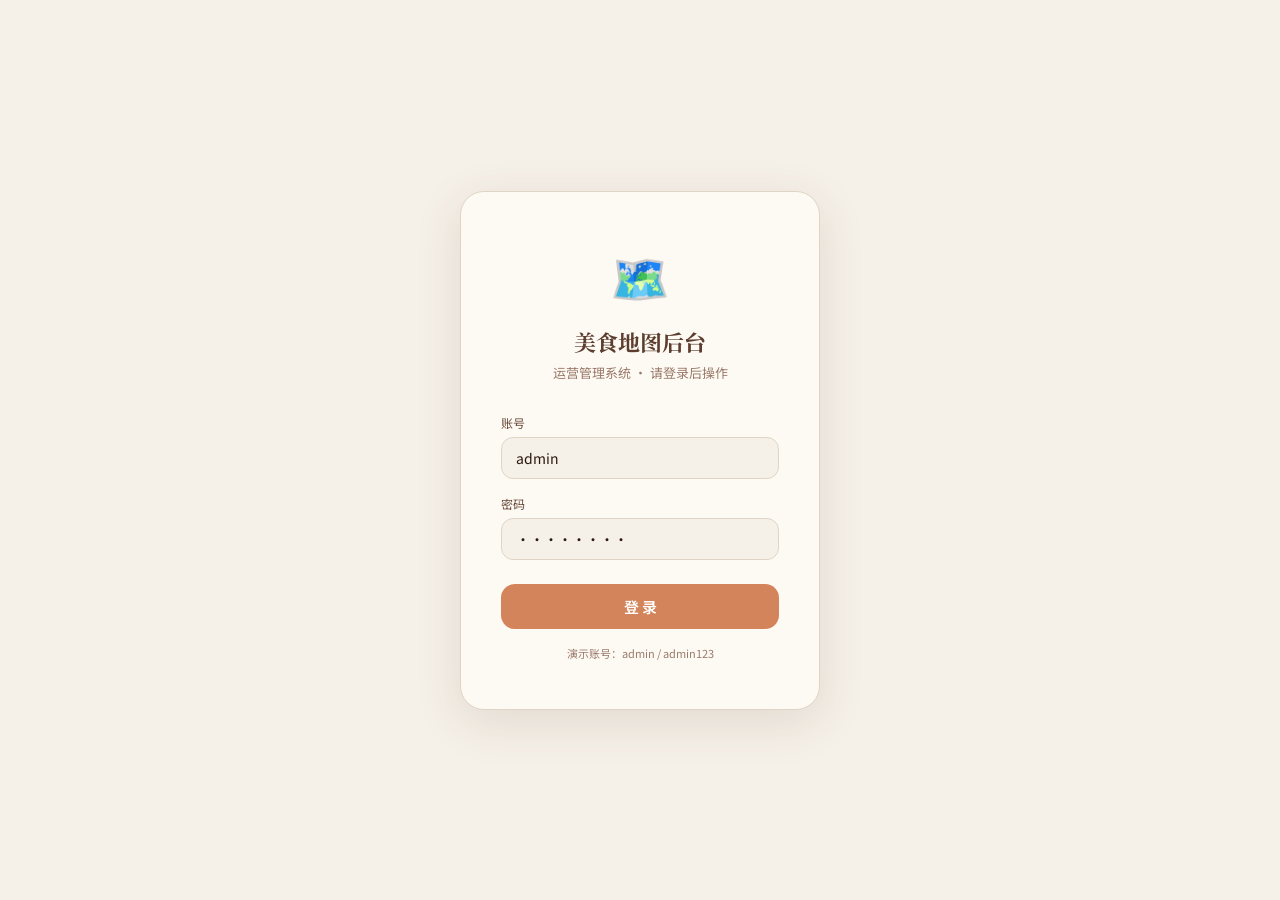
<file: admin.html>
<!DOCTYPE html>
<html lang="zh-CN">
<head>
  <meta charset="UTF-8" />
  <meta name="viewport" content="width=device-width, initial-scale=1.0" />
  <title>美食地图 · 运营后台</title>
  <style>
    @import url('https://fonts.googleapis.com/css2?family=Noto+Serif+SC:wght@400;600;700&family=Noto+Sans+SC:wght@300;400;500&display=swap');

    * { margin: 0; padding: 0; box-sizing: border-box; }

    :root {
      --cream: #F5F0E8;
      --warm-white: #FDFAF4;
      --brown: #5C3D2E;
      --brown-light: #8B6355;
      --brown-pale: #C4A882;
      --accent: #D4845A;
      --accent-light: #E8A882;
      --green: #7A9E7E;
      --red: #C0392B;
      --text-dark: #2C1810;
      --text-mid: #6B4C3B;
      --text-light: #9B7B6A;
      --border: #E0D5C5;
      --shadow: rgba(92, 61, 46, 0.12);
      --sidebar-w: 380px;
    }

    body {
      font-family: 'Noto Sans SC', 'PingFang SC', sans-serif;
      background: var(--cream);
      color: var(--text-dark);
      height: 100vh;
      overflow: hidden;
      display: flex;
      flex-direction: column;
    }

    /* ── Login Screen ── */
    .login-screen {
      position: fixed;
      inset: 0;
      background: var(--cream);
      display: flex;
      align-items: center;
      justify-content: center;
      z-index: 9999;
    }

    .login-card {
      background: var(--warm-white);
      border: 1.5px solid var(--border);
      border-radius: 24px;
      padding: 48px 40px;
      width: 360px;
      box-shadow: 0 12px 48px var(--shadow);
      text-align: center;
    }

    .login-logo {
      font-size: 48px;
      margin-bottom: 16px;
    }

    .login-title {
      font-family: 'Noto Serif SC', serif;
      font-size: 22px;
      font-weight: 700;
      color: var(--brown);
      margin-bottom: 6px;
    }

    .login-sub {
      font-size: 13px;
      color: var(--text-light);
      margin-bottom: 32px;
    }

    .login-field {
      margin-bottom: 16px;
      text-align: left;
    }

    .login-label {
      font-size: 12px;
      color: var(--text-mid);
      margin-bottom: 6px;
      display: block;
    }

    .login-input {
      width: 100%;
      padding: 10px 14px;
      border: 1.5px solid var(--border);
      border-radius: 12px;
      background: var(--cream);
      font-size: 14px;
      font-family: inherit;
      color: var(--text-dark);
      outline: none;
      transition: border-color 0.2s;
    }

    .login-input:focus {
      border-color: var(--accent);
    }

    .login-btn {
      width: 100%;
      padding: 12px;
      background: var(--accent);
      color: white;
      border: none;
      border-radius: 14px;
      font-size: 15px;
      font-family: inherit;
      font-weight: 600;
      cursor: pointer;
      margin-top: 8px;
      transition: background 0.2s;
    }

    .login-btn:hover { background: var(--brown); }

    .login-hint {
      font-size: 11px;
      color: var(--text-light);
      margin-top: 16px;
    }

    .login-error {
      color: var(--red);
      font-size: 12px;
      margin-top: 8px;
      display: none;
    }

    /* ── Header ── */
    .header {
      position: relative;
      z-index: 100;
      background: var(--brown);
      padding: 0 24px;
      height: 60px;
      display: flex;
      align-items: center;
      justify-content: space-between;
      box-shadow: 0 2px 12px rgba(0,0,0,0.15);
    }

    .header-logo {
      display: flex;
      align-items: center;
      gap: 10px;
    }

    .logo-icon {
      width: 32px;
      height: 32px;
      background: var(--accent);
      border-radius: 50%;
      display: flex;
      align-items: center;
      justify-content: center;
      font-size: 16px;
    }

    .logo-text {
      font-family: 'Noto Serif SC', serif;
      font-size: 16px;
      font-weight: 700;
      color: white;
    }

    .logo-badge {
      background: var(--accent);
      color: white;
      font-size: 10px;
      padding: 2px 8px;
      border-radius: 8px;
      font-weight: 600;
    }

    .header-actions {
      display: flex;
      align-items: center;
      gap: 12px;
    }

    .header-btn {
      padding: 7px 16px;
      border-radius: 14px;
      border: 1.5px solid rgba(255,255,255,0.3);
      background: transparent;
      color: white;
      font-size: 13px;
      font-family: inherit;
      cursor: pointer;
      transition: all 0.2s;
    }

    .header-btn:hover {
      background: rgba(255,255,255,0.15);
    }

    .header-btn.primary {
      background: var(--accent);
      border-color: var(--accent);
    }

    .header-btn.primary:hover {
      background: var(--accent-light);
    }

    .header-user {
      display: flex;
      align-items: center;
      gap: 8px;
      color: rgba(255,255,255,0.8);
      font-size: 13px;
    }

    /* ── Layout ── */
    .main {
      flex: 1;
      display: flex;
      overflow: hidden;
    }

    /* ── Sidebar ── */
    .sidebar {
      width: var(--sidebar-w);
      background: var(--warm-white);
      border-right: 1.5px solid var(--border);
      display: flex;
      flex-direction: column;
      flex-shrink: 0;
    }

    .sidebar-tabs {
      display: flex;
      border-bottom: 1.5px solid var(--border);
    }

    .sidebar-tab {
      flex: 1;
      padding: 14px;
      text-align: center;
      font-size: 13px;
      color: var(--text-light);
      cursor: pointer;
      border-bottom: 2px solid transparent;
      transition: all 0.2s;
    }

    .sidebar-tab.active {
      color: var(--accent);
      border-bottom-color: var(--accent);
      font-weight: 600;
    }

    .sidebar-content {
      flex: 1;
      overflow-y: auto;
    }

    .sidebar-content::-webkit-scrollbar { width: 4px; }
    .sidebar-content::-webkit-scrollbar-track { background: transparent; }
    .sidebar-content::-webkit-scrollbar-thumb { background: var(--border); border-radius: 2px; }

    /* ── Spot List in Sidebar ── */
    .spot-list-header {
      padding: 16px 20px 12px;
      display: flex;
      align-items: center;
      justify-content: space-between;
    }

    .spot-list-title {
      font-size: 13px;
      color: var(--text-light);
    }

    .add-spot-btn {
      padding: 6px 14px;
      background: var(--accent);
      color: white;
      border: none;
      border-radius: 12px;
      font-size: 12px;
      font-family: inherit;
      cursor: pointer;
      font-weight: 600;
      transition: background 0.2s;
    }

    .add-spot-btn:hover { background: var(--brown); }

    .spot-card {
      margin: 0 12px 8px;
      padding: 14px;
      background: var(--cream);
      border-radius: 14px;
      border: 1.5px solid transparent;
      cursor: pointer;
      transition: all 0.2s;
      position: relative;
    }

    .spot-card:hover {
      border-color: var(--border);
      background: var(--warm-white);
    }

    .spot-card.selected {
      border-color: var(--accent);
      background: var(--warm-white);
    }

    .spot-card-header {
      display: flex;
      align-items: center;
      gap: 10px;
      margin-bottom: 6px;
    }

    .spot-card-emoji {
      width: 36px;
      height: 36px;
      border-radius: 10px;
      display: flex;
      align-items: center;
      justify-content: center;
      font-size: 18px;
      flex-shrink: 0;
    }

    .spot-card-info {
      flex: 1;
      min-width: 0;
    }

    .spot-card-name {
      font-size: 14px;
      font-weight: 600;
      color: var(--text-dark);
      white-space: nowrap;
      overflow: hidden;
      text-overflow: ellipsis;
    }

    .spot-card-meta {
      font-size: 11px;
      color: var(--text-light);
      margin-top: 2px;
    }

    .spot-card-actions {
      display: flex;
      gap: 6px;
      position: absolute;
      top: 12px;
      right: 12px;
      opacity: 0;
      transition: opacity 0.2s;
    }

    .spot-card:hover .spot-card-actions {
      opacity: 1;
    }

    .spot-action-btn {
      width: 26px;
      height: 26px;
      border-radius: 8px;
      border: none;
      cursor: pointer;
      display: flex;
      align-items: center;
      justify-content: center;
      font-size: 12px;
      transition: all 0.2s;
    }

    .spot-action-edit {
      background: var(--accent);
      color: white;
    }

    .spot-action-delete {
      background: #fee;
      color: var(--red);
    }

    .spot-action-btn:hover {
      transform: scale(1.1);
    }

    /* ── Edit Form ── */
    .edit-panel {
      padding: 20px;
    }

    .edit-panel-title {
      font-family: 'Noto Serif SC', serif;
      font-size: 16px;
      font-weight: 700;
      color: var(--text-dark);
      margin-bottom: 20px;
      display: flex;
      align-items: center;
      gap: 8px;
    }

    .form-group {
      margin-bottom: 16px;
    }

    .form-label {
      display: block;
      font-size: 12px;
      color: var(--text-mid);
      margin-bottom: 6px;
      font-weight: 500;
    }

    .form-label .required {
      color: var(--red);
      margin-left: 2px;
    }

    .form-input, .form-select, .form-textarea {
      width: 100%;
      padding: 10px 14px;
      border: 1.5px solid var(--border);
      border-radius: 12px;
      background: var(--cream);
      font-size: 13px;
      font-family: inherit;
      color: var(--text-dark);
      outline: none;
      transition: border-color 0.2s;
    }

    .form-input:focus, .form-select:focus, .form-textarea:focus {
      border-color: var(--accent);
      background: var(--warm-white);
    }

    .form-textarea {
      resize: vertical;
      min-height: 80px;
      line-height: 1.6;
    }

    .form-row {
      display: grid;
      grid-template-columns: 1fr 1fr;
      gap: 12px;
    }

    .form-hint {
      font-size: 11px;
      color: var(--text-light);
      margin-top: 4px;
    }

    .tags-input-wrapper {
      border: 1.5px solid var(--border);
      border-radius: 12px;
      background: var(--cream);
      padding: 8px 10px;
      display: flex;
      flex-wrap: wrap;
      gap: 6px;
      min-height: 44px;
      cursor: text;
      transition: border-color 0.2s;
    }

    .tags-input-wrapper:focus-within {
      border-color: var(--accent);
      background: var(--warm-white);
    }

    .tag-chip {
      display: flex;
      align-items: center;
      gap: 4px;
      background: var(--accent);
      color: white;
      padding: 3px 10px;
      border-radius: 10px;
      font-size: 12px;
    }

    .tag-chip-remove {
      cursor: pointer;
      opacity: 0.7;
      font-size: 11px;
    }

    .tag-chip-remove:hover { opacity: 1; }

    .tags-input {
      border: none;
      background: transparent;
      outline: none;
      font-size: 13px;
      font-family: inherit;
      color: var(--text-dark);
      min-width: 80px;
      flex: 1;
    }

    .form-actions {
      display: flex;
      gap: 10px;
      margin-top: 24px;
      padding-top: 16px;
      border-top: 1px solid var(--border);
    }

    .btn-save {
      flex: 1;
      padding: 11px;
      background: var(--accent);
      color: white;
      border: none;
      border-radius: 14px;
      font-size: 14px;
      font-family: inherit;
      font-weight: 600;
      cursor: pointer;
      transition: background 0.2s;
    }

    .btn-save:hover { background: var(--brown); }

    .btn-cancel {
      padding: 11px 20px;
      background: transparent;
      color: var(--text-mid);
      border: 1.5px solid var(--border);
      border-radius: 14px;
      font-size: 14px;
      font-family: inherit;
      cursor: pointer;
      transition: all 0.2s;
    }

    .btn-cancel:hover {
      background: var(--cream);
    }

    /* ── Map ── */
    .map-area {
      flex: 1;
      position: relative;
    }

    #map {
      width: 100%;
      height: 100%;
    }

    .map-tip {
      position: absolute;
      top: 16px;
      left: 50%;
      transform: translateX(-50%);
      background: var(--brown);
      color: white;
      padding: 10px 20px;
      border-radius: 20px;
      font-size: 13px;
      z-index: 50;
      pointer-events: none;
      opacity: 0;
      transition: opacity 0.3s;
      white-space: nowrap;
    }

    .map-tip.show { opacity: 1; }

    .map-crosshair {
      position: absolute;
      top: 50%;
      left: 50%;
      transform: translate(-50%, -50%);
      pointer-events: none;
      z-index: 50;
      display: none;
    }

    .map-crosshair.show { display: block; }

    .map-crosshair::before, .map-crosshair::after {
      content: '';
      position: absolute;
      background: var(--accent);
    }

    .map-crosshair::before {
      width: 2px;
      height: 24px;
      top: -12px;
      left: -1px;
    }

    .map-crosshair::after {
      width: 24px;
      height: 2px;
      left: -12px;
      top: -1px;
    }

    /* ── Stats Bar ── */
    .stats-bar {
      position: absolute;
      bottom: 20px;
      left: 50%;
      transform: translateX(-50%);
      background: var(--warm-white);
      border: 1.5px solid var(--border);
      border-radius: 16px;
      padding: 10px 20px;
      display: flex;
      gap: 24px;
      z-index: 50;
      box-shadow: 0 4px 14px var(--shadow);
    }

    .stat-item {
      text-align: center;
    }

    .stat-num {
      font-family: 'Noto Serif SC', serif;
      font-size: 20px;
      font-weight: 700;
      color: var(--accent);
    }

    .stat-label {
      font-size: 11px;
      color: var(--text-light);
    }

    /* ── Loading ── */
    .map-loading {
      position: absolute;
      inset: 0;
      background: var(--cream);
      display: flex;
      flex-direction: column;
      align-items: center;
      justify-content: center;
      z-index: 999;
      gap: 16px;
    }

    .loading-icon {
      font-size: 48px;
      animation: bounce 1s infinite;
    }

    @keyframes bounce {
      0%, 100% { transform: translateY(0); }
      50% { transform: translateY(-10px); }
    }

    .loading-text {
      font-family: 'Noto Serif SC', serif;
      font-size: 16px;
      color: var(--text-mid);
    }

    /* ── Toast ── */
    .toast {
      position: fixed;
      top: 80px;
      left: 50%;
      transform: translateX(-50%) translateY(-10px);
      background: var(--brown);
      color: white;
      padding: 10px 20px;
      border-radius: 20px;
      font-size: 13px;
      z-index: 9999;
      opacity: 0;
      transition: all 0.3s;
      pointer-events: none;
    }

    .toast.show {
      opacity: 1;
      transform: translateX(-50%) translateY(0);
    }

    .toast.success { background: var(--green); }
    .toast.error { background: var(--red); }

    /* ── Confirm Dialog ── */
    .dialog-overlay {
      position: fixed;
      inset: 0;
      background: rgba(0,0,0,0.4);
      z-index: 9998;
      display: none;
      align-items: center;
      justify-content: center;
    }

    .dialog-overlay.show { display: flex; }

    .dialog-box {
      background: var(--warm-white);
      border-radius: 20px;
      padding: 32px;
      width: 320px;
      text-align: center;
      box-shadow: 0 12px 48px rgba(0,0,0,0.2);
    }

    .dialog-icon { font-size: 40px; margin-bottom: 12px; }
    .dialog-title {
      font-family: 'Noto Serif SC', serif;
      font-size: 18px;
      font-weight: 700;
      color: var(--text-dark);
      margin-bottom: 8px;
    }
    .dialog-msg { font-size: 13px; color: var(--text-mid); margin-bottom: 24px; line-height: 1.6; }

    .dialog-actions { display: flex; gap: 10px; }

    .dialog-btn {
      flex: 1;
      padding: 10px;
      border-radius: 12px;
      border: none;
      font-size: 14px;
      font-family: inherit;
      cursor: pointer;
      font-weight: 500;
    }

    .dialog-btn-cancel {
      background: var(--cream);
      color: var(--text-mid);
      border: 1.5px solid var(--border);
    }

    .dialog-btn-confirm {
      background: var(--red);
      color: white;
    }

    /* ── Empty State ── */
    .empty-state {
      padding: 40px 20px;
      text-align: center;
      color: var(--text-light);
    }

    .empty-state-icon { font-size: 40px; margin-bottom: 12px; }
    .empty-state-text { font-size: 13px; line-height: 1.6; }

    /* ── Picking mode indicator ── */
    .picking-banner {
      position: absolute;
      top: 0;
      left: 0;
      right: 0;
      background: var(--accent);
      color: white;
      text-align: center;
      padding: 10px;
      font-size: 13px;
      z-index: 60;
      display: none;
    }

    .picking-banner.show { display: block; }

    .picking-banner button {
      margin-left: 12px;
      padding: 3px 12px;
      background: white;
      color: var(--accent);
      border: none;
      border-radius: 10px;
      font-size: 12px;
      cursor: pointer;
      font-family: inherit;
      font-weight: 600;
    }
  </style>
</head>
<body>

<!-- Login Screen -->
<div class="login-screen" id="loginScreen">
  <div class="login-card">
    <div class="login-logo">🗺️</div>
    <div class="login-title">美食地图后台</div>
    <div class="login-sub">运营管理系统 · 请登录后操作</div>
    <div class="login-field">
      <label class="login-label">账号</label>
      <input class="login-input" id="loginUser" type="text" placeholder="请输入账号" value="admin" />
    </div>
    <div class="login-field">
      <label class="login-label">密码</label>
      <input class="login-input" id="loginPass" type="password" placeholder="请输入密码" value="admin123"
        onkeydown="if(event.key==='Enter') doLogin()" />
    </div>
    <button class="login-btn" onclick="doLogin()">登 录</button>
    <div class="login-error" id="loginError">账号或密码错误</div>
    <div class="login-hint">演示账号：admin / admin123</div>
  </div>
</div>

<!-- Header -->
<header class="header">
  <div class="header-logo">
    <div class="logo-icon">🍜</div>
    <div class="logo-text">美食地图</div>
    <span class="logo-badge">运营后台</span>
  </div>
  <div class="header-actions">
    <button class="header-btn" onclick="window.open('index.html','_blank')">👁 预览C端</button>
    <button class="header-btn primary" onclick="publishMap()">🚀 发布地图</button>
    <div class="header-user">
      <span>👤</span>
      <span id="headerUser">admin</span>
      <button class="header-btn" onclick="doLogout()" style="padding:4px 10px;font-size:12px">退出</button>
    </div>
  </div>
</header>

<!-- Main -->
<div class="main">
  <!-- Sidebar -->
  <div class="sidebar">
    <div class="sidebar-tabs">
      <div class="sidebar-tab active" id="tabList" onclick="switchTab('list')">📍 店铺列表</div>
      <div class="sidebar-tab" id="tabEdit" onclick="switchTab('edit')">✏️ 编辑信息</div>
    </div>

    <div class="sidebar-content" id="contentList">
      <div class="spot-list-header">
        <span class="spot-list-title" id="spotListCount">共 0 家店铺</span>
        <button class="add-spot-btn" onclick="startAddSpot()">+ 添加店铺</button>
      </div>
      <div id="spotList"></div>
    </div>

    <div class="sidebar-content" id="contentEdit" style="display:none">
      <div class="edit-panel">
        <div class="edit-panel-title">
          <span id="editPanelIcon">✏️</span>
          <span id="editPanelTitle">编辑店铺</span>
        </div>

        <input type="hidden" id="editId" />

        <div class="form-group">
          <label class="form-label">店铺名称 <span class="required">*</span></label>
          <input class="form-input" id="editName" placeholder="请输入店铺名称" />
        </div>

        <div class="form-row">
          <div class="form-group">
            <label class="form-label">分类 <span class="required">*</span></label>
            <select class="form-select" id="editCategory">
              <option value="川菜">🌶 川菜</option>
              <option value="粤菜">🦐 粤菜</option>
              <option value="日料">🍣 日料</option>
              <option value="小吃">🥟 小吃</option>
              <option value="甜品">🍰 甜品</option>
              <option value="咖啡">☕ 咖啡</option>
              <option value="火锅">🍲 火锅</option>
              <option value="烧烤">🍖 烧烤</option>
              <option value="西餐">🥩 西餐</option>
<option value="湘菜">🫙 湘菜</option>
<option value="淮扬菜">🦢 淮扬菜</option>
<option value="东北菜">🥘 东北菜</option>
<option value="鲁菜">🥢 鲁菜</option>
<option value="豫菜">🫓 豫菜</option>
<option value="冀菜">🍲 冀菜</option>
<option value="其他">🍽 其他</option>
            </select>
          </div>
          <div class="form-group">
            <label class="form-label">推荐人 <span class="required">*</span></label>
            <input class="form-input" id="editCurator" placeholder="如：蔡澜" />
          </div>
        </div>

        <div class="form-group">
          <label class="form-label">推荐人身份</label>
          <input class="form-input" id="editCuratorTitle" placeholder="如：美食家、食评人" />
        </div>

        <div class="form-group">
          <label class="form-label">推荐语 <span class="required">*</span></label>
          <textarea class="form-textarea" id="editDesc" placeholder="请输入推荐语，描述这家店的特色…"></textarea>
        </div>

        <div class="form-group">
          <label class="form-label">标签</label>
          <div class="tags-input-wrapper" id="tagsWrapper" onclick="document.getElementById('tagInput').focus()">
            <input class="tags-input" id="tagInput" placeholder="输入后按回车添加"
              onkeydown="handleTagInput(event)" />
          </div>
          <div class="form-hint">按回车键添加标签</div>
        </div>

        <div class="form-group">
          <label class="form-label">地址</label>
          <input class="form-input" id="editAddress" placeholder="请输入详细地址" />
        </div>

        <div class="form-row">
          <div class="form-group">
            <label class="form-label">经度 <span class="required">*</span></label>
            <input class="form-input" id="editLng" placeholder="如：116.3974" type="number" step="0.0001" />
          </div>
          <div class="form-group">
            <label class="form-label">纬度 <span class="required">*</span></label>
            <input class="form-input" id="editLat" placeholder="如：39.9093" type="number" step="0.0001" />
          </div>
        </div>
        <div class="form-hint" style="margin-top:-10px;margin-bottom:16px">
          💡 可在地图上点击选取坐标，或手动输入
        </div>

        <div class="form-actions">
          <button class="btn-cancel" onclick="cancelEdit()">取消</button>
          <button class="btn-save" onclick="saveSpot()">保存</button>
        </div>
      </div>
    </div>
  </div>

  <!-- Map Area -->
  <div class="map-area">
    <div class="map-loading" id="mapLoading">
      <div class="loading-icon">🗺️</div>
      <div class="loading-text">地图加载中…</div>
    </div>

    <div id="map"></div>

    <div class="picking-banner" id="pickingBanner">
      📍 请在地图上点击选取店铺位置
      <button onclick="cancelPicking()">取消</button>
    </div>

    <div class="map-crosshair" id="mapCrosshair"></div>

    <div class="stats-bar" id="statsBar">
      <div class="stat-item">
        <div class="stat-num" id="statTotal">0</div>
        <div class="stat-label">总店铺</div>
      </div>
      <div class="stat-item">
        <div class="stat-num" id="statCategories">0</div>
        <div class="stat-label">分类数</div>
      </div>
      <div class="stat-item">
        <div class="stat-num" id="statCurators">0</div>
        <div class="stat-label">推荐人</div>
      </div>
    </div>
  </div>
</div>

<!-- Toast -->
<div class="toast" id="toast"></div>

<!-- Confirm Dialog -->
<div class="dialog-overlay" id="dialogOverlay">
  <div class="dialog-box">
    <div class="dialog-icon">🗑️</div>
    <div class="dialog-title">确认删除</div>
    <div class="dialog-msg" id="dialogMsg"></div>
    <div class="dialog-actions">
      <button class="dialog-btn dialog-btn-cancel" onclick="closeDialog()">取消</button>
      <button class="dialog-btn dialog-btn-confirm" onclick="confirmDelete()">删除</button>
    </div>
  </div>
</div>

<script>
const STORAGE_KEY = 'food_map_spots';

const CATEGORY_CONFIG = {
  '川菜':  { emoji: '🌶', color: '#E85D4A' },
  '粤菜':  { emoji: '🦐', color: '#E8A84A' },
  '日料':  { emoji: '🍣', color: '#4A8BE8' },
  '小吃':  { emoji: '🥟', color: '#7A9E7E' },
  '甜品':  { emoji: '🍰', color: '#D4845A' },
  '咖啡':  { emoji: '☕', color: '#8B6355' },
  '火锅':  { emoji: '🍲', color: '#C0392B' },
  '烧烤':  { emoji: '🍖', color: '#E67E22' },
  '西餐':  { emoji: '🥩', color: '#8E44AD' },
'湘菜':  { emoji: '🫙', color: '#B5451B' },
'淮扬菜': { emoji: '🦢', color: '#5B8A6E' },
'东北菜': { emoji: '🥘', color: '#7B5EA7' },
'鲁菜':  { emoji: '🥢', color: '#2E86AB' },
'豫菜':  { emoji: '🫓', color: '#A23B72' },
'冀菜':  { emoji: '🍲', color: '#6B4226' },
'其他':  { emoji: '🍽', color: '#95A5A6' },
};

// ── Auth ──
function doLogin() {
  const user = document.getElementById('loginUser').value.trim();
  const pass = document.getElementById('loginPass').value.trim();
  if (user === 'admin' && pass === 'admin123') {
    document.getElementById('loginScreen').style.display = 'none';
    document.getElementById('headerUser').textContent = user;
    sessionStorage.setItem('admin_logged_in', '1');
  } else {
    document.getElementById('loginError').style.display = 'block';
  }
}

function doLogout() {
  sessionStorage.removeItem('admin_logged_in');
  location.reload();
}

// Check session
if (sessionStorage.getItem('admin_logged_in') === '1') {
  document.getElementById('loginScreen').style.display = 'none';
}

// ── State ──
let _map = null;
let markers = [];
let allSpots = [];
let selectedSpotId = null;
let editTags = [];
let isPicking = false;
let pendingDeleteId = null;

// ── Data ──
function loadSpots() {
  try {
    const stored = localStorage.getItem(STORAGE_KEY);
    if (stored) return JSON.parse(stored);
  } catch(e) {}
  return [];
}

function saveSpots(spots) {
  localStorage.setItem(STORAGE_KEY, JSON.stringify(spots));
}

// ── Map Init ──
window.initAMap = function() {
  document.getElementById('mapLoading').style.display = 'none';

  _map = new AMap.Map('map', {
    zoom: 13,
    center: [116.3974, 39.9093],
    mapStyle: 'amap://styles/whitesmoke',
  });

  allSpots = loadSpots();
  renderAll();

  _map.on('click', (e) => {
    if (isPicking) {
      const { lng, lat } = e.lnglat;
      document.getElementById('editLng').value = lng.toFixed(6);
      document.getElementById('editLat').value = lat.toFixed(6);
      stopPicking();
      showToast('坐标已选取', 'success');
    }
  });
};

// ── Render ──
function renderAll() {
  renderMarkers();
  renderSpotList();
  updateStats();
}

function renderMarkers() {
  markers.forEach(m => m.setMap(null));
  markers = [];

  allSpots.forEach(spot => {
    const cfg = CATEGORY_CONFIG[spot.category] || CATEGORY_CONFIG['其他'];
    const markerEl = document.createElement('div');
    markerEl.className = 'custom-marker';
    markerEl.style.cssText = 'position:relative;cursor:pointer;transition:transform 0.2s';
    markerEl.innerHTML = `
      <div style="width:44px;height:44px;border-radius:50% 50% 50% 0;transform:rotate(-45deg);
        background:${cfg.color};display:flex;align-items:center;justify-content:center;
        box-shadow:0 4px 12px rgba(0,0,0,0.2);border:2.5px solid white;
        ${selectedSpotId === spot.id ? 'outline:3px solid #fff;box-shadow:0 0 0 3px '+cfg.color+',0 4px 12px rgba(0,0,0,0.3)' : ''}">
        <span style="transform:rotate(45deg);font-size:20px">${cfg.emoji}</span>
      </div>
      <div style="position:absolute;bottom:-28px;left:50%;transform:translateX(-50%);
        white-space:nowrap;background:white;padding:2px 8px;border-radius:10px;
        font-size:11px;color:#2C1810;font-weight:500;box-shadow:0 2px 6px rgba(92,61,46,0.12);
        border:1px solid #E0D5C5;max-width:80px;overflow:hidden;text-overflow:ellipsis">
        ${spot.name}
      </div>
    `;

    const marker = new AMap.Marker({
      position: [spot.lng, spot.lat],
      content: markerEl,
      offset: new AMap.Pixel(-22, -44),
      zIndex: selectedSpotId === spot.id ? 200 : 100,
    });

    marker.on('click', () => selectSpot(spot.id));
    marker.setMap(_map);
    marker._spotId = spot.id;
    markers.push(marker);
  });
}

function renderSpotList() {
  const container = document.getElementById('spotList');
  document.getElementById('spotListCount').textContent = `共 ${allSpots.length} 家店铺`;

  if (allSpots.length === 0) {
    container.innerHTML = `
      <div class="empty-state">
        <div class="empty-state-icon">🗺️</div>
        <div class="empty-state-text">还没有店铺<br>点击「添加店铺」开始编辑地图</div>
      </div>
    `;
    return;
  }

  container.innerHTML = allSpots.map(spot => {
    const cfg = CATEGORY_CONFIG[spot.category] || CATEGORY_CONFIG['其他'];
    return `
      <div class="spot-card ${selectedSpotId === spot.id ? 'selected' : ''}"
        id="card_${spot.id}" onclick="selectSpot('${spot.id}')">
        <div class="spot-card-header">
          <div class="spot-card-emoji" style="background:linear-gradient(135deg,${cfg.color}33,${cfg.color}66)">
            ${cfg.emoji}
          </div>
          <div class="spot-card-info">
            <div class="spot-card-name">${spot.name}</div>
            <div class="spot-card-meta">${spot.category} · ${spot.curator} 推荐</div>
          </div>
        </div>
        <div class="spot-card-actions">
          <button class="spot-action-btn spot-action-edit" onclick="event.stopPropagation();editSpot('${spot.id}')" title="编辑">✏️</button>
          <button class="spot-action-btn spot-action-delete" onclick="event.stopPropagation();askDelete('${spot.id}')" title="删除">🗑️</button>
        </div>
      </div>
    `;
  }).join('');
}

function updateStats() {
  document.getElementById('statTotal').textContent = allSpots.length;
  document.getElementById('statCategories').textContent = new Set(allSpots.map(s => s.category)).size;
  document.getElementById('statCurators').textContent = new Set(allSpots.map(s => s.curator)).size;
}

// ── Select ──
function selectSpot(id) {
  selectedSpotId = id;
  renderMarkers();
  renderSpotList();

  const spot = allSpots.find(s => s.id === id);
  if (spot) {
    _map.panTo([spot.lng, spot.lat]);
  }
}

// ── Tab ──
function switchTab(tab) {
  document.getElementById('tabList').classList.toggle('active', tab === 'list');
  document.getElementById('tabEdit').classList.toggle('active', tab === 'edit');
  document.getElementById('contentList').style.display = tab === 'list' ? 'block' : 'none';
  document.getElementById('contentEdit').style.display = tab === 'edit' ? 'block' : 'none';
}

// ── Add / Edit ──
function startAddSpot() {
  document.getElementById('editId').value = '';
  document.getElementById('editName').value = '';
  document.getElementById('editCategory').value = '小吃';
  document.getElementById('editCurator').value = '';
  document.getElementById('editCuratorTitle').value = '';
  document.getElementById('editDesc').value = '';
  document.getElementById('editAddress').value = '';
  document.getElementById('editLng').value = '';
  document.getElementById('editLat').value = '';
  editTags = [];
  renderTagChips();

  document.getElementById('editPanelIcon').textContent = '➕';
  document.getElementById('editPanelTitle').textContent = '添加新店铺';
  switchTab('edit');
}

function editSpot(id) {
  const spot = allSpots.find(s => s.id === id);
  if (!spot) return;

  document.getElementById('editId').value = spot.id;
  document.getElementById('editName').value = spot.name;
  document.getElementById('editCategory').value = spot.category;
  document.getElementById('editCurator').value = spot.curator;
  document.getElementById('editCuratorTitle').value = spot.curatorTitle || '';
  document.getElementById('editDesc').value = spot.desc;
  document.getElementById('editAddress').value = spot.address || '';
  document.getElementById('editLng').value = spot.lng;
  document.getElementById('editLat').value = spot.lat;
  editTags = [...(spot.tags || [])];
  renderTagChips();

  document.getElementById('editPanelIcon').textContent = '✏️';
  document.getElementById('editPanelTitle').textContent = '编辑店铺';
  switchTab('edit');
  selectSpot(id);
}

function cancelEdit() {
  switchTab('list');
}

function saveSpot() {
  const id = document.getElementById('editId').value;
  const name = document.getElementById('editName').value.trim();
  const category = document.getElementById('editCategory').value;
  const curator = document.getElementById('editCurator').value.trim();
  const curatorTitle = document.getElementById('editCuratorTitle').value.trim();
  const desc = document.getElementById('editDesc').value.trim();
  const address = document.getElementById('editAddress').value.trim();
  const lng = parseFloat(document.getElementById('editLng').value);
  const lat = parseFloat(document.getElementById('editLat').value);

  if (!name) { showToast('请输入店铺名称', 'error'); return; }
  if (!curator) { showToast('请输入推荐人', 'error'); return; }
  if (!desc) { showToast('请输入推荐语', 'error'); return; }
  if (isNaN(lng) || isNaN(lat)) { showToast('请输入有效坐标', 'error'); return; }

  const spot = { id: id || 'spot_' + Date.now(), name, category, curator, curatorTitle, desc, address, tags: [...editTags], lng, lat };

  if (id) {
    const idx = allSpots.findIndex(s => s.id === id);
    if (idx >= 0) allSpots[idx] = spot;
  } else {
    allSpots.push(spot);
  }

  saveSpots(allSpots);
  selectedSpotId = spot.id;
  renderAll();
  switchTab('list');
  showToast(id ? '店铺已更新 ✓' : '店铺已添加 ✓', 'success');
}

// ── Tags ──
function handleTagInput(e) {
  if (e.key === 'Enter') {
    e.preventDefault();
    const val = e.target.value.trim();
    if (val && !editTags.includes(val)) {
      editTags.push(val);
      renderTagChips();
    }
    e.target.value = '';
  }
}

function removeTag(tag) {
  editTags = editTags.filter(t => t !== tag);
  renderTagChips();
}

function renderTagChips() {
  const wrapper = document.getElementById('tagsWrapper');
  const input = document.getElementById('tagInput');
  wrapper.innerHTML = '';
  editTags.forEach(tag => {
    const chip = document.createElement('span');
    chip.className = 'tag-chip';
    chip.innerHTML = `${tag}<span class="tag-chip-remove" onclick="removeTag('${tag}')">✕</span>`;
    wrapper.appendChild(chip);
  });
  wrapper.appendChild(input);
}

// ── Delete ──
function askDelete(id) {
  const spot = allSpots.find(s => s.id === id);
  if (!spot) return;
  pendingDeleteId = id;
  document.getElementById('dialogMsg').textContent = `确定要删除「${spot.name}」吗？此操作不可撤销。`;
  document.getElementById('dialogOverlay').classList.add('show');
}

function closeDialog() {
  document.getElementById('dialogOverlay').classList.remove('show');
  pendingDeleteId = null;
}

function confirmDelete() {
  if (!pendingDeleteId) return;
  allSpots = allSpots.filter(s => s.id !== pendingDeleteId);
  saveSpots(allSpots);
  if (selectedSpotId === pendingDeleteId) selectedSpotId = null;
  renderAll();
  closeDialog();
  showToast('已删除', 'success');
}

// ── Picking ──
function startPicking() {
  isPicking = true;
  document.getElementById('pickingBanner').classList.add('show');
  document.getElementById('mapCrosshair').classList.add('show');
  _map.setDefaultCursor('crosshair');
}

function stopPicking() {
  isPicking = false;
  document.getElementById('pickingBanner').classList.remove('show');
  document.getElementById('mapCrosshair').classList.remove('show');
  _map.setDefaultCursor('default');
}

function cancelPicking() {
  stopPicking();
}

// Make coordinate fields clickable to trigger picking
document.getElementById('editLng').addEventListener('focus', () => {
  if (!isPicking) startPicking();
});

// ── Publish ──
function publishMap() {
  showToast('🚀 地图已发布，C端用户可查看最新内容', 'success');
}

// ── Toast ──
function showToast(msg, type = '') {
  const t = document.getElementById('toast');
  t.textContent = msg;
  t.className = 'toast' + (type ? ' ' + type : '');
  t.classList.add('show');
  setTimeout(() => t.classList.remove('show'), 2500);
}
</script>

<script>
// 高德地图安全密钥配置（明文方式）
window._AMapSecurityConfig = {
  securityJsCode: localStorage.getItem('amap_security_code') || '1cec5aea265999d7fa14e96217c041b5',
};
</script>
<script>
(function() {
  const key = localStorage.getItem('amap_key_override') || 'bff961046fdefbc7fa4bb67a40e7ef93';
  const s = document.createElement('script');
  s.src = 'https://webapi.amap.com/maps?v=2.0&key=' + key + '&callback=initAMap';
  document.body.appendChild(s);
})();
</script>
</body>
</html>
</file>
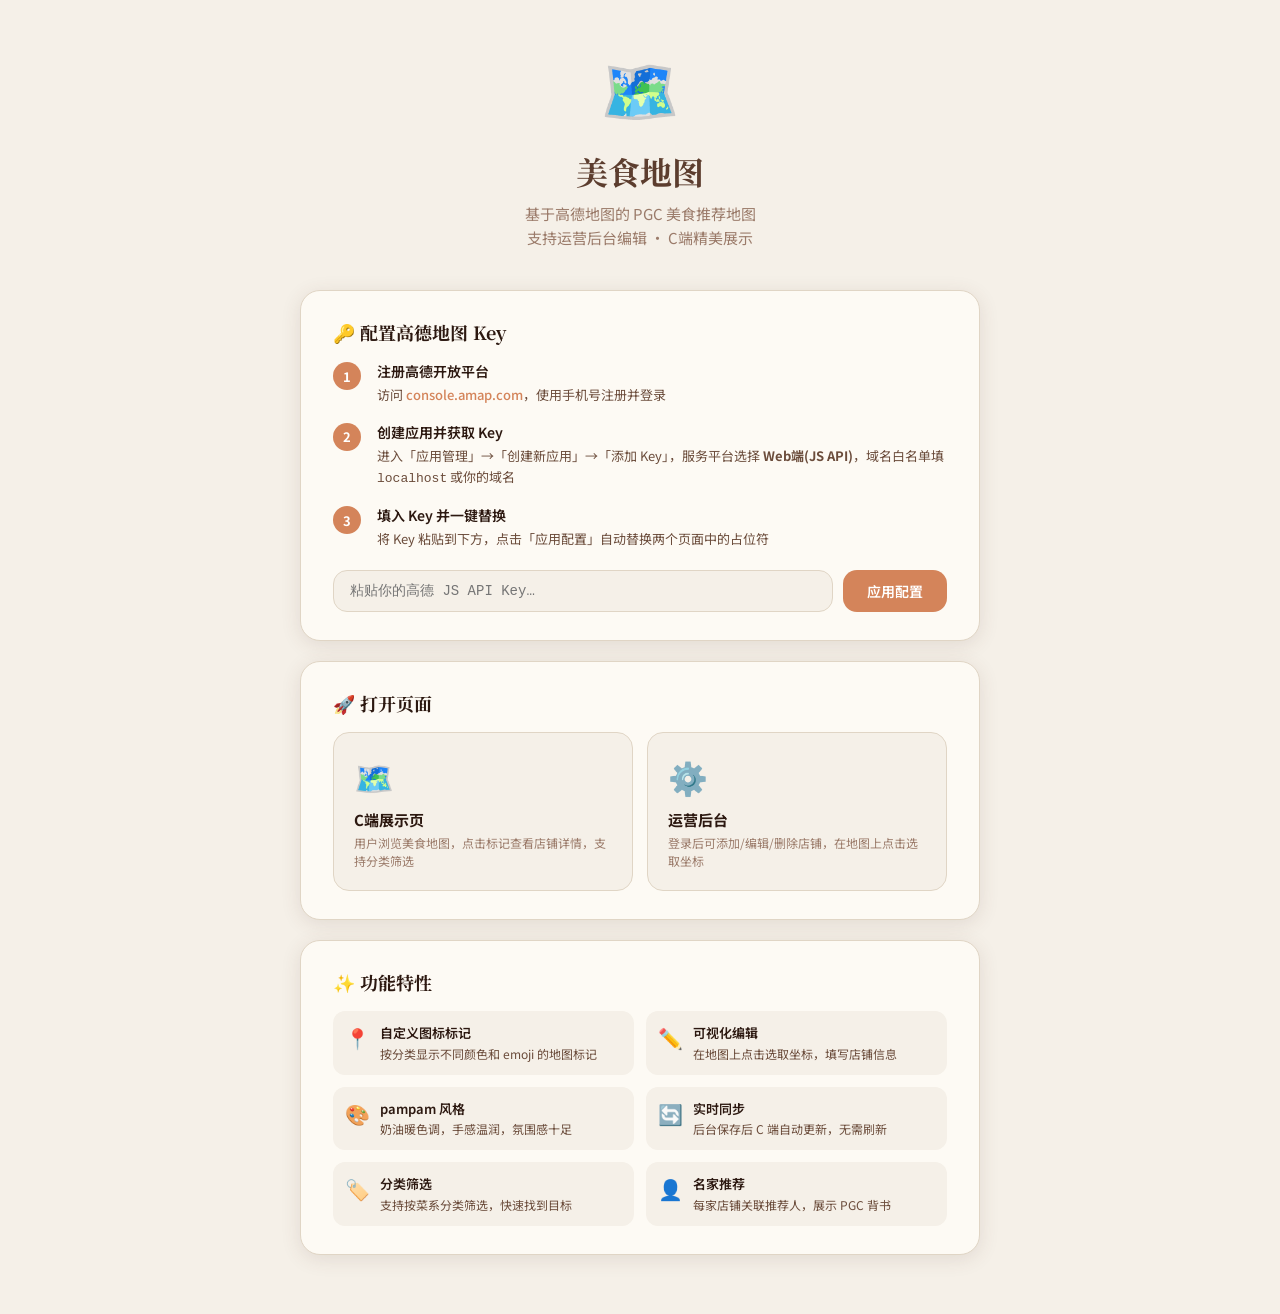
<file: setup.html>
<!DOCTYPE html>
<html lang="zh-CN">
<head>
  <meta charset="UTF-8" />
  <meta name="viewport" content="width=device-width, initial-scale=1.0" />
  <title>美食地图 · 快速配置</title>
  <style>
    @import url('https://fonts.googleapis.com/css2?family=Noto+Serif+SC:wght@400;600;700&family=Noto+Sans+SC:wght@300;400;500&display=swap');

    * { margin: 0; padding: 0; box-sizing: border-box; }

    :root {
      --cream: #F5F0E8;
      --warm-white: #FDFAF4;
      --brown: #5C3D2E;
      --accent: #D4845A;
      --accent-light: #E8A882;
      --green: #7A9E7E;
      --text-dark: #2C1810;
      --text-mid: #6B4C3B;
      --text-light: #9B7B6A;
      --border: #E0D5C5;
      --shadow: rgba(92, 61, 46, 0.12);
    }

    body {
      font-family: 'Noto Sans SC', 'PingFang SC', sans-serif;
      background: var(--cream);
      color: var(--text-dark);
      min-height: 100vh;
      display: flex;
      align-items: center;
      justify-content: center;
      padding: 40px 20px;
    }

    .container {
      max-width: 680px;
      width: 100%;
    }

    .hero {
      text-align: center;
      margin-bottom: 40px;
    }

    .hero-icon { font-size: 64px; margin-bottom: 16px; }

    .hero-title {
      font-family: 'Noto Serif SC', serif;
      font-size: 32px;
      font-weight: 700;
      color: var(--brown);
      margin-bottom: 8px;
    }

    .hero-sub {
      font-size: 15px;
      color: var(--text-light);
      line-height: 1.6;
    }

    .card {
      background: var(--warm-white);
      border: 1.5px solid var(--border);
      border-radius: 20px;
      padding: 28px 32px;
      margin-bottom: 20px;
      box-shadow: 0 4px 20px var(--shadow);
    }

    .card-title {
      font-family: 'Noto Serif SC', serif;
      font-size: 18px;
      font-weight: 700;
      color: var(--text-dark);
      margin-bottom: 16px;
      display: flex;
      align-items: center;
      gap: 8px;
    }

    .step {
      display: flex;
      gap: 16px;
      margin-bottom: 16px;
      align-items: flex-start;
    }

    .step-num {
      width: 28px;
      height: 28px;
      border-radius: 50%;
      background: var(--accent);
      color: white;
      display: flex;
      align-items: center;
      justify-content: center;
      font-size: 13px;
      font-weight: 700;
      flex-shrink: 0;
      margin-top: 1px;
    }

    .step-content {
      flex: 1;
    }

    .step-title {
      font-size: 14px;
      font-weight: 600;
      color: var(--text-dark);
      margin-bottom: 4px;
    }

    .step-desc {
      font-size: 13px;
      color: var(--text-mid);
      line-height: 1.6;
    }

    .step-link {
      color: var(--accent);
      text-decoration: none;
      font-weight: 500;
    }

    .step-link:hover { text-decoration: underline; }

    .key-input-row {
      display: flex;
      gap: 10px;
      margin-top: 20px;
    }

    .key-input {
      flex: 1;
      padding: 11px 16px;
      border: 1.5px solid var(--border);
      border-radius: 14px;
      background: var(--cream);
      font-size: 14px;
      font-family: 'Courier New', monospace;
      color: var(--text-dark);
      outline: none;
      transition: border-color 0.2s;
    }

    .key-input:focus { border-color: var(--accent); }

    .key-apply-btn {
      padding: 11px 24px;
      background: var(--accent);
      color: white;
      border: none;
      border-radius: 14px;
      font-size: 14px;
      font-family: inherit;
      font-weight: 600;
      cursor: pointer;
      white-space: nowrap;
      transition: background 0.2s;
    }

    .key-apply-btn:hover { background: var(--brown); }

    .pages-grid {
      display: grid;
      grid-template-columns: 1fr 1fr;
      gap: 14px;
    }

    .page-card {
      background: var(--cream);
      border: 1.5px solid var(--border);
      border-radius: 16px;
      padding: 20px;
      text-decoration: none;
      color: inherit;
      transition: all 0.2s;
      display: block;
    }

    .page-card:hover {
      border-color: var(--accent);
      transform: translateY(-2px);
      box-shadow: 0 6px 20px var(--shadow);
    }

    .page-card-icon { font-size: 32px; margin-bottom: 10px; }

    .page-card-title {
      font-size: 15px;
      font-weight: 700;
      color: var(--text-dark);
      margin-bottom: 4px;
    }

    .page-card-desc {
      font-size: 12px;
      color: var(--text-light);
      line-height: 1.5;
    }

    .features-grid {
      display: grid;
      grid-template-columns: 1fr 1fr;
      gap: 12px;
    }

    .feature-item {
      display: flex;
      align-items: flex-start;
      gap: 10px;
      padding: 12px;
      background: var(--cream);
      border-radius: 12px;
    }

    .feature-icon { font-size: 20px; flex-shrink: 0; }

    .feature-text {
      font-size: 12px;
      color: var(--text-mid);
      line-height: 1.5;
    }

    .feature-title {
      font-weight: 600;
      color: var(--text-dark);
      margin-bottom: 2px;
      font-size: 13px;
    }

    .success-msg {
      background: #f0faf0;
      border: 1.5px solid var(--green);
      border-radius: 12px;
      padding: 12px 16px;
      font-size: 13px;
      color: #2d6a2d;
      margin-top: 12px;
      display: none;
    }

    .success-msg.show { display: block; }
  </style>
</head>
<body>
<div class="container">
  <div class="hero">
    <div class="hero-icon">🗺️</div>
    <div class="hero-title">美食地图</div>
    <div class="hero-sub">基于高德地图的 PGC 美食推荐地图<br>支持运营后台编辑 · C端精美展示</div>
  </div>

  <!-- Key 配置 -->
  <div class="card">
    <div class="card-title">🔑 配置高德地图 Key</div>

    <div class="step">
      <div class="step-num">1</div>
      <div class="step-content">
        <div class="step-title">注册高德开放平台</div>
        <div class="step-desc">访问 <a class="step-link" href="https://console.amap.com" target="_blank">console.amap.com</a>，使用手机号注册并登录</div>
      </div>
    </div>

    <div class="step">
      <div class="step-num">2</div>
      <div class="step-content">
        <div class="step-title">创建应用并获取 Key</div>
        <div class="step-desc">进入「应用管理」→「创建新应用」→「添加 Key」，服务平台选择 <strong>Web端(JS API)</strong>，域名白名单填 <code>localhost</code> 或你的域名</div>
      </div>
    </div>

    <div class="step">
      <div class="step-num">3</div>
      <div class="step-content">
        <div class="step-title">填入 Key 并一键替换</div>
        <div class="step-desc">将 Key 粘贴到下方，点击「应用配置」自动替换两个页面中的占位符</div>
      </div>
    </div>

    <div class="key-input-row">
      <input class="key-input" id="keyInput" placeholder="粘贴你的高德 JS API Key…" />
      <button class="key-apply-btn" onclick="applyKey()">应用配置</button>
    </div>
    <div class="success-msg" id="successMsg">
      ✅ Key 已保存！请直接打开下方页面，地图将正常加载。
      <br><small>注意：此工具仅在本地演示时有效，正式部署请手动替换 HTML 文件中的 YOUR_AMAP_KEY</small>
    </div>
  </div>

  <!-- 页面入口 -->
  <div class="card">
    <div class="card-title">🚀 打开页面</div>
    <div class="pages-grid">
      <a class="page-card" href="index.html" target="_blank">
        <div class="page-card-icon">🗺️</div>
        <div class="page-card-title">C端展示页</div>
        <div class="page-card-desc">用户浏览美食地图，点击标记查看店铺详情，支持分类筛选</div>
      </a>
      <a class="page-card" href="admin.html" target="_blank">
        <div class="page-card-icon">⚙️</div>
        <div class="page-card-title">运营后台</div>
        <div class="page-card-desc">登录后可添加/编辑/删除店铺，在地图上点击选取坐标</div>
      </a>
    </div>
  </div>

  <!-- 功能特性 -->
  <div class="card">
    <div class="card-title">✨ 功能特性</div>
    <div class="features-grid">
      <div class="feature-item">
        <div class="feature-icon">📍</div>
        <div class="feature-text">
          <div class="feature-title">自定义图标标记</div>
          按分类显示不同颜色和 emoji 的地图标记
        </div>
      </div>
      <div class="feature-item">
        <div class="feature-icon">✏️</div>
        <div class="feature-text">
          <div class="feature-title">可视化编辑</div>
          在地图上点击选取坐标，填写店铺信息
        </div>
      </div>
      <div class="feature-item">
        <div class="feature-icon">🎨</div>
        <div class="feature-text">
          <div class="feature-title">pampam 风格</div>
          奶油暖色调，手感温润，氛围感十足
        </div>
      </div>
      <div class="feature-item">
        <div class="feature-icon">🔄</div>
        <div class="feature-text">
          <div class="feature-title">实时同步</div>
          后台保存后 C 端自动更新，无需刷新
        </div>
      </div>
      <div class="feature-item">
        <div class="feature-icon">🏷️</div>
        <div class="feature-text">
          <div class="feature-title">分类筛选</div>
          支持按菜系分类筛选，快速找到目标
        </div>
      </div>
      <div class="feature-item">
        <div class="feature-icon">👤</div>
        <div class="feature-text">
          <div class="feature-title">名家推荐</div>
          每家店铺关联推荐人，展示 PGC 背书
        </div>
      </div>
    </div>
  </div>
</div>

<script>
// 保存 Key 到 localStorage，供页面读取
function applyKey() {
  const key = document.getElementById('keyInput').value.trim();
  if (!key) { alert('请先输入 Key'); return; }
  localStorage.setItem('amap_key_override', key);
  document.getElementById('successMsg').classList.add('show');
}

// 检查是否已有 Key
const savedKey = localStorage.getItem('amap_key_override');
if (savedKey) {
  document.getElementById('keyInput').value = savedKey;
  document.getElementById('successMsg').classList.add('show');
}
</script>
</body>
</html>
</file>
